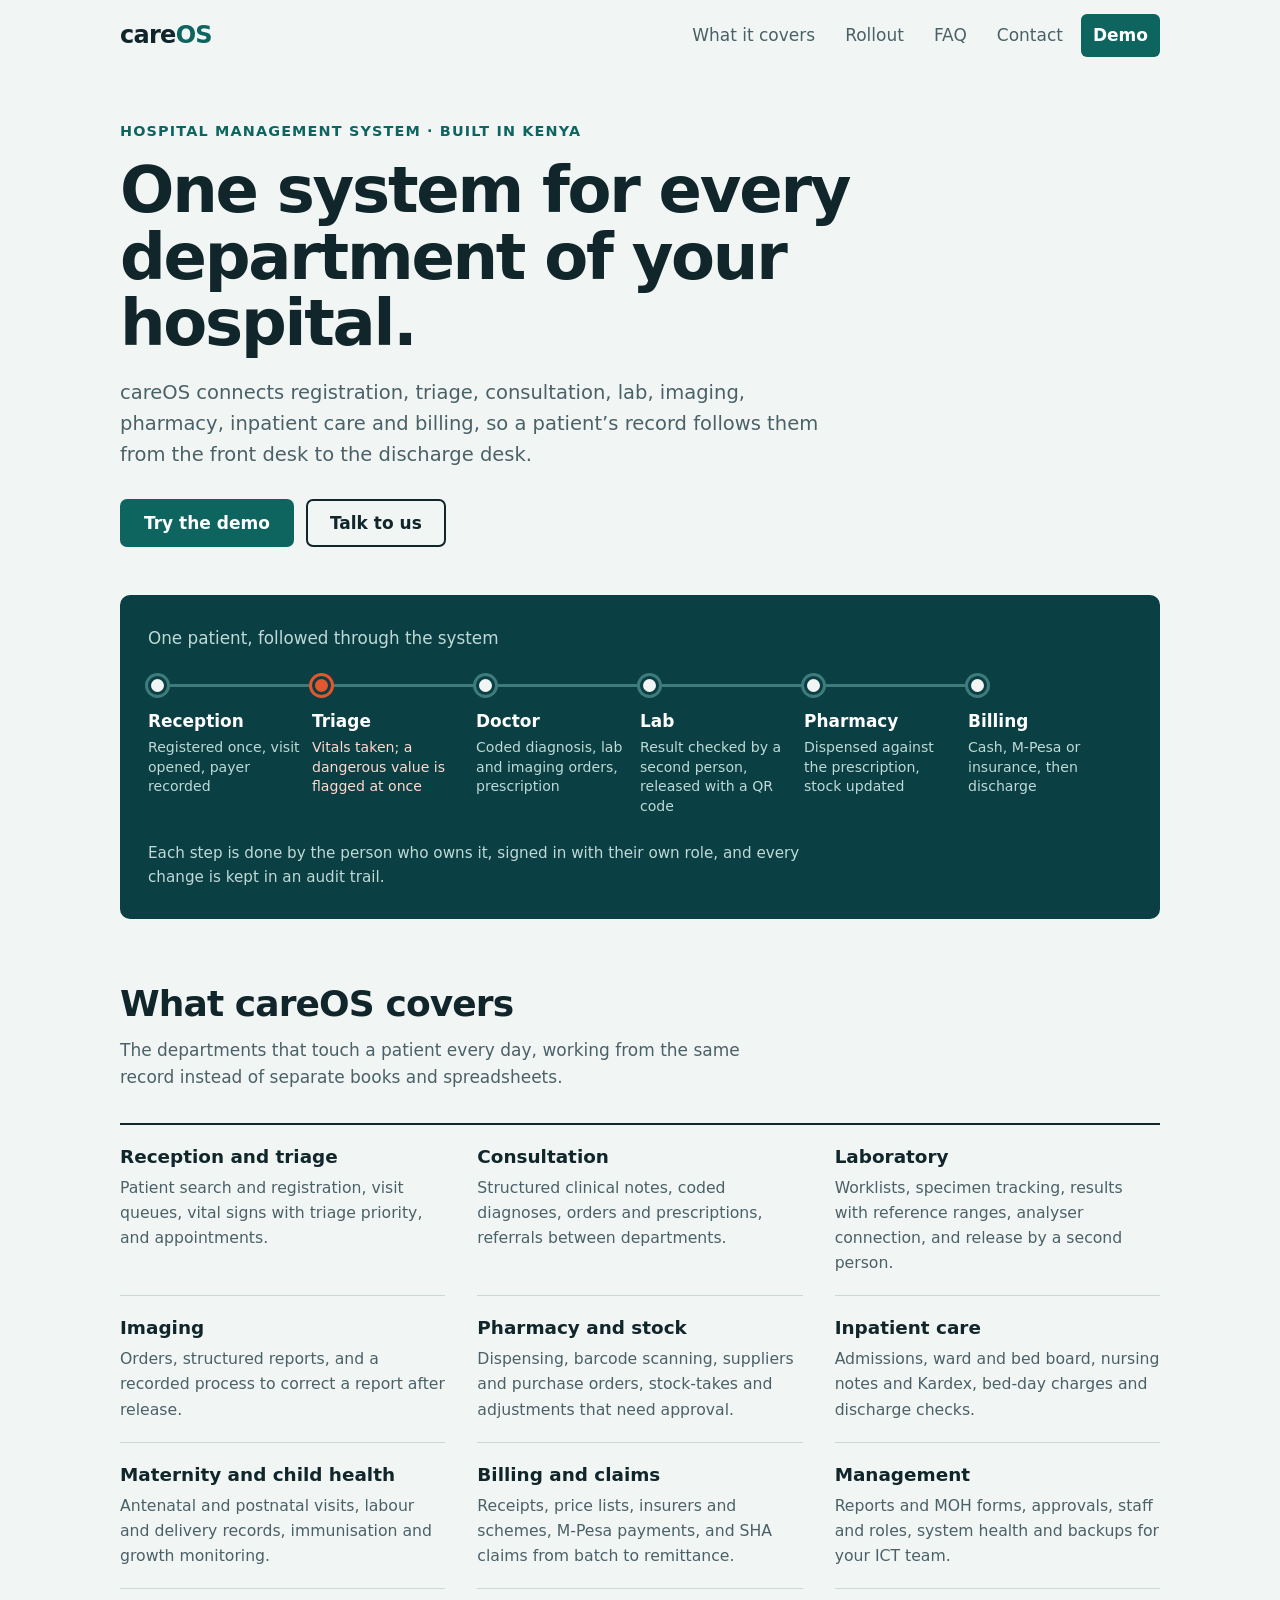
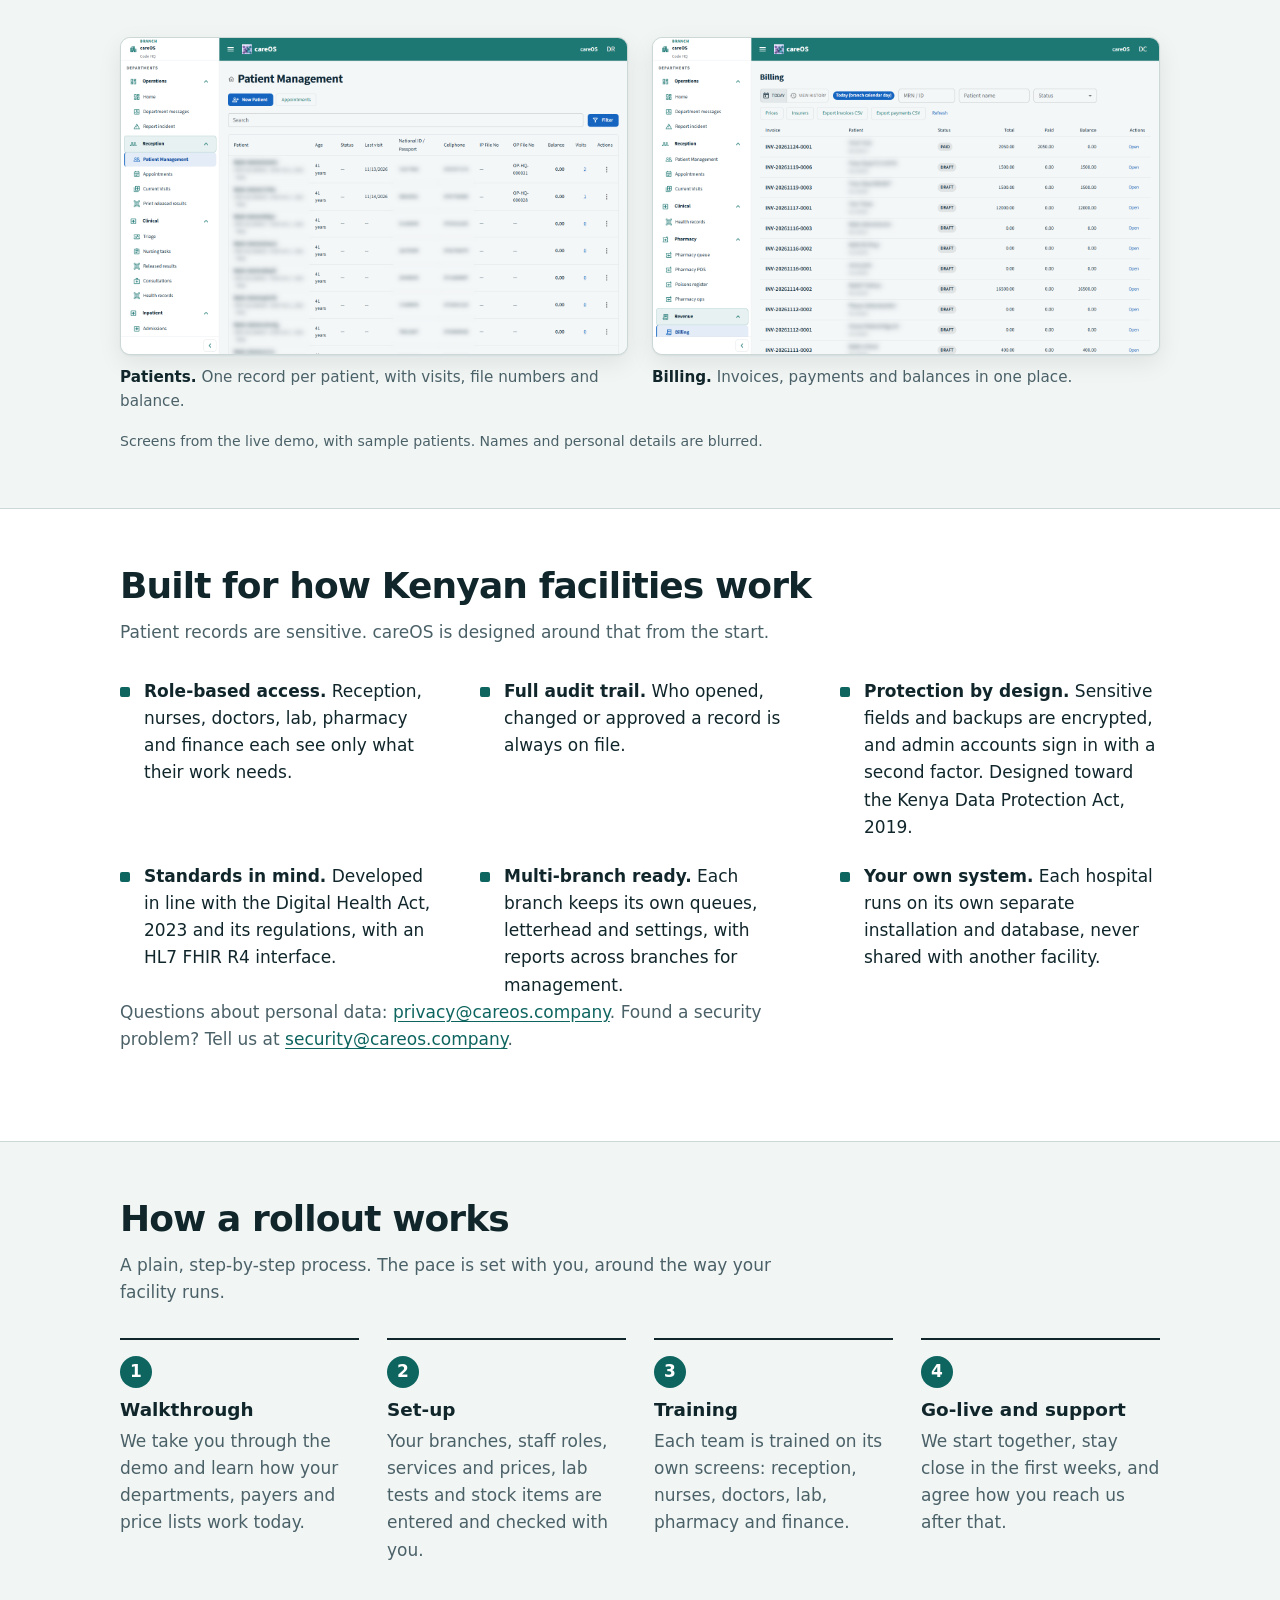
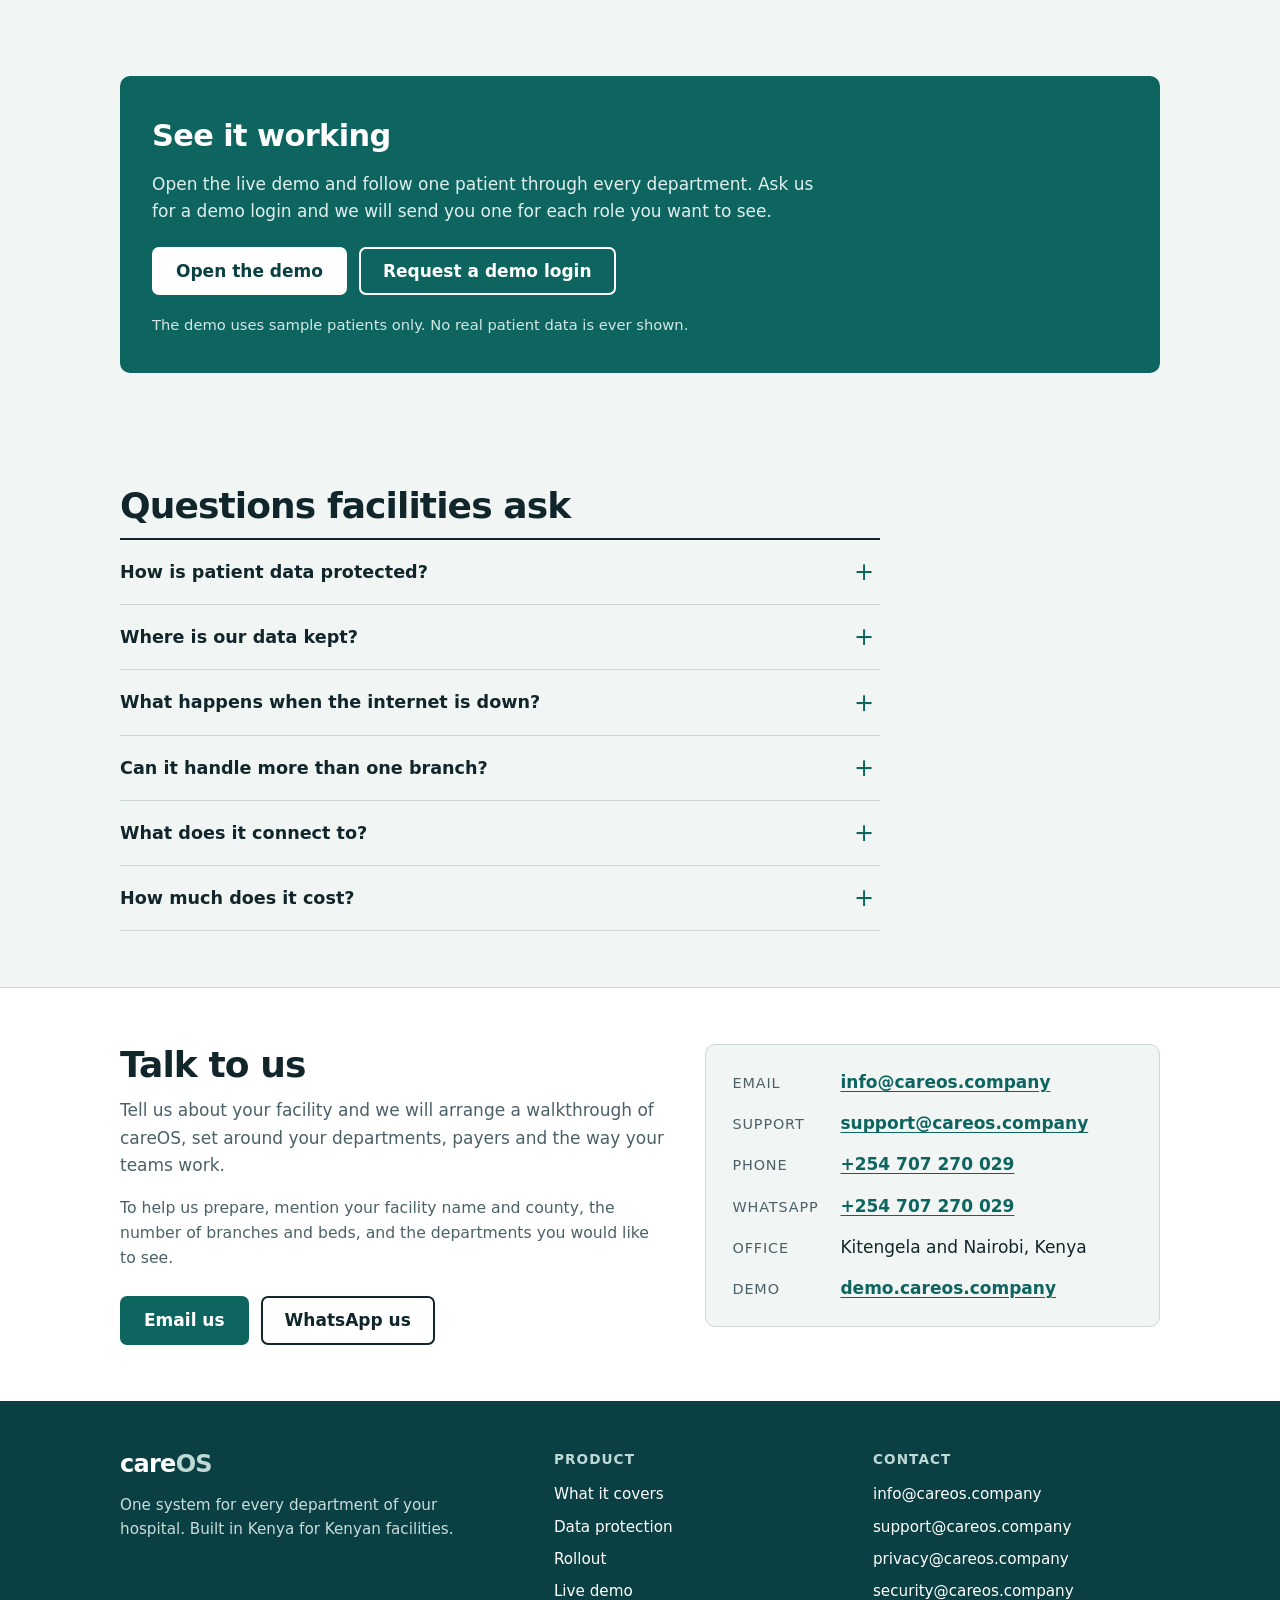
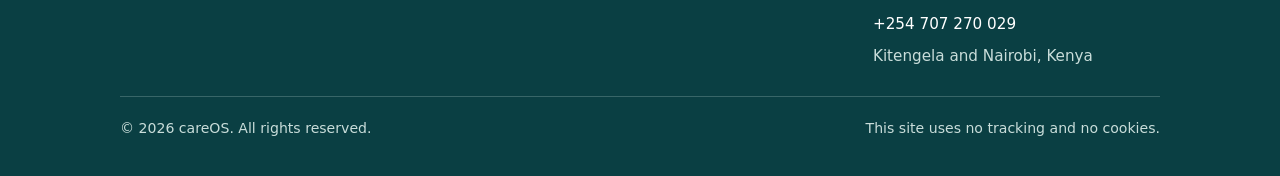
<file: index.html>
<!DOCTYPE html>
<html lang="en-KE">
<head>
<meta charset="utf-8">
<meta name="viewport" content="width=device-width, initial-scale=1">
<title>careOS · One system for every department of your hospital</title>
<meta name="description" content="careOS connects registration, triage, consultation, lab, imaging, pharmacy, inpatient care and billing in one hospital system built in Kenya for Kenyan facilities.">
<link rel="canonical" href="https://careos.company/">
<meta name="theme-color" content="#0A3F43">
<link rel="icon" href="favicon.svg" type="image/svg+xml">
<link rel="stylesheet" href="styles.css">

<meta property="og:type" content="website">
<meta property="og:site_name" content="careOS">
<meta property="og:title" content="careOS · One system for every department of your hospital">
<meta property="og:description" content="Registration to discharge on one patient record: triage, consultation, lab, imaging, pharmacy, inpatient care and billing. Built in Kenya.">
<meta property="og:url" content="https://careos.company/">
<meta property="og:image" content="https://careos.company/og-image.png">
<meta property="og:image:width" content="1200">
<meta property="og:image:height" content="630">
<meta property="og:image:alt" content="careOS: one patient followed from reception to billing">
<meta name="twitter:card" content="summary_large_image">
<meta name="twitter:title" content="careOS · One system for every department of your hospital">
<meta name="twitter:description" content="Registration to discharge on one patient record. Built in Kenya.">
<meta name="twitter:image" content="https://careos.company/og-image.png">
<script type="application/ld+json">
{
  "@context": "https://schema.org",
  "@type": "Organization",
  "name": "careOS",
  "url": "https://careos.company/",
  "logo": "https://careos.company/favicon.svg",
  "email": "info@careos.company",
  "telephone": "+254707270029",
  "address": { "@type": "PostalAddress", "addressLocality": "Kitengela", "addressCountry": "KE" },
  "areaServed": "KE",
  "description": "careOS is a hospital management system built in Kenya: registration, triage, consultation, lab, imaging, pharmacy, inpatient care and billing on one patient record."
}
</script>
</head>
<body>
<a class="skip" href="#main">Skip to content</a>

<header class="site-header">
  <div class="wrap bar">
    <a class="logo" href="./" aria-label="careOS home">care<b>OS</b></a>
    <nav aria-label="Main">
      <ul>
        <li class="wide"><a href="#covers">What it covers</a></li>
        <li class="wide"><a href="#rollout">Rollout</a></li>
        <li class="wide"><a href="#faq">FAQ</a></li>
        <li class="wide"><a href="#contact">Contact</a></li>
        <li><a class="nav-cta" href="#demo">Demo</a></li>
      </ul>
    </nav>
  </div>
</header>

<main id="main">
  <section class="hero" aria-labelledby="hero-title">
    <div class="wrap">
      <p class="eyebrow">Hospital management system · Built in Kenya</p>
      <h1 id="hero-title">One system for every department of your hospital.</h1>
      <p class="lead">careOS connects registration, triage, consultation, lab, imaging, pharmacy, inpatient care and billing, so a patient’s record follows them from the front desk to the discharge desk.</p>
      <div class="btns">
        <a class="btn primary" href="https://demo.careos.company">Try the demo</a>
        <a class="btn ghost" href="#contact">Talk to us</a>
      </div>

      <figure class="journey" aria-labelledby="journey-title">
        <figcaption id="journey-title">One patient, followed through the system</figcaption>
        <ol class="track">
          <li><strong>Reception</strong><span>Registered once, visit opened, payer recorded</span></li>
          <li class="flag"><strong>Triage</strong><span>Vitals taken; a dangerous value is flagged at once</span></li>
          <li><strong>Doctor</strong><span>Coded diagnosis, lab and imaging orders, prescription</span></li>
          <li><strong>Lab</strong><span>Result checked by a second person, released with a QR code</span></li>
          <li><strong>Pharmacy</strong><span>Dispensed against the prescription, stock updated</span></li>
          <li><strong>Billing</strong><span>Cash, M-Pesa or insurance, then discharge</span></li>
        </ol>
        <p class="note">Each step is done by the person who owns it, signed in with their own role, and every change is kept in an audit trail.</p>
      </figure>
    </div>
  </section>

  <section id="covers" aria-labelledby="covers-title">
    <div class="wrap">
      <h2 id="covers-title" class="title">What careOS covers</h2>
      <p class="sub">The departments that touch a patient every day, working from the same record instead of separate books and spreadsheets.</p>
      <div class="mods">
        <article class="mod"><h3>Reception and triage</h3><p>Patient search and registration, visit queues, vital signs with triage priority, and appointments.</p></article>
        <article class="mod"><h3>Consultation</h3><p>Structured clinical notes, coded diagnoses, orders and prescriptions, referrals between departments.</p></article>
        <article class="mod"><h3>Laboratory</h3><p>Worklists, specimen tracking, results with reference ranges, analyser connection, and release by a second person.</p></article>
        <article class="mod"><h3>Imaging</h3><p>Orders, structured reports, and a recorded process to correct a report after release.</p></article>
        <article class="mod"><h3>Pharmacy and stock</h3><p>Dispensing, barcode scanning, suppliers and purchase orders, stock-takes and adjustments that need approval.</p></article>
        <article class="mod"><h3>Inpatient care</h3><p>Admissions, ward and bed board, nursing notes and Kardex, bed-day charges and discharge checks.</p></article>
        <article class="mod"><h3>Maternity and child health</h3><p>Antenatal and postnatal visits, labour and delivery records, immunisation and growth monitoring.</p></article>
        <article class="mod"><h3>Billing and claims</h3><p>Receipts, price lists, insurers and schemes, M-Pesa payments, and SHA claims from batch to remittance.</p></article>
        <article class="mod"><h3>Management</h3><p>Reports and MOH forms, approvals, staff and roles, system health and backups for your ICT team.</p></article>
      </div>
      <div class="shots">
        <figure class="shot"><img src="img/patients.png" width="1440" height="900" loading="lazy" alt="careOS patient list with age, last visit, file numbers, balance and visit count"><figcaption><b>Patients.</b> One record per patient, with visits, file numbers and balance.</figcaption></figure>
        <figure class="shot"><img src="img/billing.png" width="1440" height="900" loading="lazy" alt="careOS billing list of invoices with status, total, paid and balance"><figcaption><b>Billing.</b> Invoices, payments and balances in one place.</figcaption></figure>
      </div>
      <p class="shots-note">Screens from the live demo, with sample patients. Names and personal details are blurred.</p>
    </div>
  </section>

  <section id="trust" class="trust" aria-labelledby="trust-title">
    <div class="wrap">
      <h2 id="trust-title" class="title">Built for how Kenyan facilities work</h2>
      <p class="sub">Patient records are sensitive. careOS is designed around that from the start.</p>
      <ul class="points">
        <li><b>Role-based access.</b> Reception, nurses, doctors, lab, pharmacy and finance each see only what their work needs.</li>
        <li><b>Full audit trail.</b> Who opened, changed or approved a record is always on file.</li>
        <li><b>Protection by design.</b> Sensitive fields and backups are encrypted, and admin accounts sign in with a second factor. Designed toward the Kenya Data Protection Act, 2019.</li>
        <li><b>Standards in mind.</b> Developed in line with the Digital Health Act, 2023 and its regulations, with an HL7 FHIR R4 interface.</li>
        <li><b>Multi-branch ready.</b> Each branch keeps its own queues, letterhead and settings, with reports across branches for management.</li>
        <li><b>Your own system.</b> Each hospital runs on its own separate installation and database, never shared with another facility.</li>
      </ul>
      <p class="sub tight">Questions about personal data: <a href="mailto:privacy@careos.company">privacy@careos.company</a>. Found a security problem? Tell us at <a href="mailto:security@careos.company">security@careos.company</a>.</p>
    </div>
  </section>

  <section id="rollout" aria-labelledby="rollout-title">
    <div class="wrap">
      <h2 id="rollout-title" class="title">How a rollout works</h2>
      <p class="sub">A plain, step-by-step process. The pace is set with you, around the way your facility runs.</p>
      <ol class="steps">
        <li><h3>Walkthrough</h3><p>We take you through the demo and learn how your departments, payers and price lists work today.</p></li>
        <li><h3>Set-up</h3><p>Your branches, staff roles, services and prices, lab tests and stock items are entered and checked with you.</p></li>
        <li><h3>Training</h3><p>Each team is trained on its own screens: reception, nurses, doctors, lab, pharmacy and finance.</p></li>
        <li><h3>Go-live and support</h3><p>We start together, stay close in the first weeks, and agree how you reach us after that.</p></li>
      </ol>
    </div>
  </section>

  <section id="demo" aria-labelledby="demo-title">
    <div class="wrap">
      <div class="demo">
        <h2 id="demo-title">See it working</h2>
        <p>Open the live demo and follow one patient through every department. Ask us for a demo login and we will send you one for each role you want to see.</p>
        <div class="btns">
          <a class="btn light" href="https://demo.careos.company">Open the demo</a>
          <a class="btn outline-light" href="https://wa.me/254707270029?text=Hello%2C%20I%20would%20like%20a%20careOS%20demo%20login">Request a demo login</a>
        </div>
        <p class="small">The demo uses sample patients only. No real patient data is ever shown.</p>
      </div>
    </div>
  </section>

  <section id="faq" aria-labelledby="faq-title">
    <div class="wrap"><div class="narrow">
      <h2 id="faq-title" class="title">Questions facilities ask</h2>
      <details>
        <summary>How is patient data protected?</summary>
        <p>Every user signs in with their own account and role, and sees only what that role needs. Changes to records, and views of sensitive ones, are logged with who and when. Sensitive fields and backups are encrypted, and admin accounts use a second sign-in factor. The system is designed toward the Kenya Data Protection Act, 2019.</p>
      </details>
      <details>
        <summary>Where is our data kept?</summary>
        <p>Each hospital gets its own installation and its own database. It can run on a server at your facility or on a hosted server, and we agree the option with you before set-up.</p>
      </details>
      <details>
        <summary>What happens when the internet is down?</summary>
        <p>When careOS runs on a server inside your facility, departments keep working over the local network. Outside services such as SMS, M-Pesa and insurance claims wait until the connection returns.</p>
      </details>
      <details>
        <summary>Can it handle more than one branch?</summary>
        <p>Yes. Each branch has its own queues, letterhead and settings, staff can be allowed to work in more than one branch, and management sees reports across branches.</p>
      </details>
      <details>
        <summary>What does it connect to?</summary>
        <p>M-Pesa payments, SMS messages to patients, lab analysers (HL7 and ASTM), imaging systems (PACS) and SHA claims. The national health integrations are built against the published DHA specifications and are switched on as each facility completes its own onboarding.</p>
      </details>
      <details>
        <summary>How much does it cost?</summary>
        <p>It depends on the size of your facility, the number of branches and the departments you use. <a href="#contact">Contact us</a> and we will give you a clear quote.</p>
      </details>
    </div></div>
  </section>

  <section id="contact" class="contact" aria-labelledby="contact-title">
    <div class="wrap">
      <div class="contact-grid">
        <div>
          <h2 id="contact-title" class="title">Talk to us</h2>
          <p class="sub">Tell us about your facility and we will arrange a walkthrough of careOS, set around your departments, payers and the way your teams work.</p>
          <p class="sub tight">To help us prepare, mention your facility name and county, the number of branches and beds, and the departments you would like to see.</p>
          <div class="btns">
            <a class="btn primary" href="mailto:info@careos.company?subject=careOS%20walkthrough%20request&amp;body=Facility%20name%3A%0ACounty%3A%0ABranches%20and%20beds%3A%0ADepartments%20of%20interest%3A%0APreferred%20contact%3A%0A">Email us</a>
            <a class="btn ghost" href="https://wa.me/254707270029?text=Hello%2C%20I%20would%20like%20a%20careOS%20walkthrough">WhatsApp us</a>
          </div>
        </div>
        <ul class="contact-list" aria-label="Contact details">
          <li><span>Email</span><a href="mailto:info@careos.company">info@careos.company</a></li>
          <li><span>Support</span><a href="mailto:support@careos.company">support@careos.company</a></li>
          <li><span>Phone</span><a href="tel:+254707270029">+254 707 270 029</a></li>
          <li><span>WhatsApp</span><a href="https://wa.me/254707270029">+254 707 270 029</a></li>
          <li><span>Office</span>Kitengela and Nairobi, Kenya</li>
          <li><span>Demo</span><a href="https://demo.careos.company">demo.careos.company</a></li>
        </ul>
      </div>
    </div>
  </section>
</main>

<footer class="site-footer">
  <div class="wrap">
    <div class="foot-grid">
      <div>
        <a class="logo" href="./" aria-label="careOS home">care<b>OS</b></a>
        <p>One system for every department of your hospital. Built in Kenya for Kenyan facilities.</p>
      </div>
      <nav aria-label="Footer">
        <h2>Product</h2>
        <ul>
          <li><a href="#covers">What it covers</a></li>
          <li><a href="#trust">Data protection</a></li>
          <li><a href="#rollout">Rollout</a></li>
          <li><a href="https://demo.careos.company">Live demo</a></li>
        </ul>
      </nav>
      <div>
        <h2>Contact</h2>
        <ul>
          <li><a href="mailto:info@careos.company">info@careos.company</a></li>
          <li><a href="mailto:support@careos.company">support@careos.company</a></li>
          <li><a href="mailto:privacy@careos.company">privacy@careos.company</a></li>
          <li><a href="mailto:security@careos.company">security@careos.company</a></li>
          <li><a href="tel:+254707270029">+254 707 270 029</a></li>
          <li>Kitengela and Nairobi, Kenya</li>
        </ul>
      </div>
    </div>
    <div class="bar foot-base">
      <span>© 2026 careOS. All rights reserved.</span>
      <span>This site uses no tracking and no cookies.</span>
    </div>
  </div>
</footer>
</body>
</html>
</file>
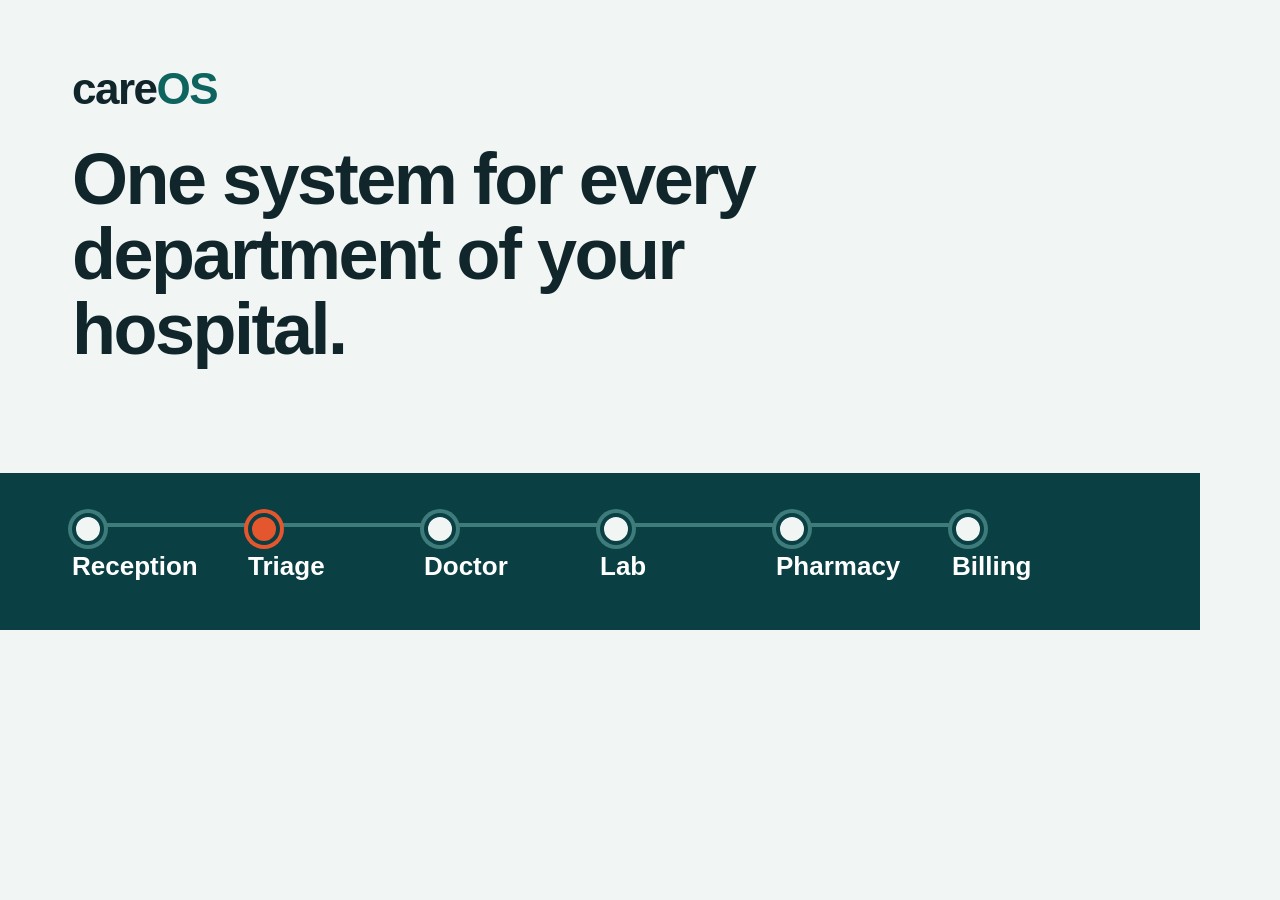
<file: og/og-image.html>
<!DOCTYPE html>
<!-- Source of og-image.png (1200x630). Re-render with og\render.ps1 after editing. Not published as a page. -->
<html lang="en">
<head>
<meta charset="utf-8">
<style>
  html, body { margin: 0; width: 1200px; height: 630px; }
  body {
    background: #F1F5F4; color: #10262B; font-family: "Segoe UI Variable Display", "Segoe UI", Arial, sans-serif;
    display: flex; flex-direction: column; justify-content: space-between; padding: 64px 72px 0; box-sizing: border-box;
  }
  .logo { font-weight: 800; font-size: 44px; letter-spacing: -1.5px; }
  .logo b { color: #0E6560; }
  h1 { font-size: 72px; line-height: 1.04; letter-spacing: -2.5px; margin: 28px 0 0; max-width: 900px; font-weight: 800; }
  .strip { background: #0A3F43; margin: 0 -72px; padding: 40px 72px 48px; color: #fff; }
  ol { list-style: none; margin: 0; padding: 0; display: grid; grid-template-columns: repeat(6, 1fr); }
  li { position: relative; padding-top: 38px; font-size: 26px; font-weight: 600; }
  li::before { content: ""; position: absolute; top: 10px; left: 0; right: 0; height: 4px; background: #3E7C7C; }
  li:last-child::before { right: auto; width: 24px; }
  li::after { content: ""; position: absolute; top: 0; left: 0; width: 24px; height: 24px; border-radius: 50%;
    background: #F1F5F4; border: 4px solid #0A3F43; box-shadow: 0 0 0 4px #3E7C7C; }
  li.flag::after { background: #E4572E; box-shadow: 0 0 0 4px #E4572E; }
</style>
</head>
<body>
  <div>
    <div class="logo">care<b>OS</b></div>
    <h1>One system for every department of your hospital.</h1>
  </div>
  <div class="strip">
    <ol>
      <li>Reception</li><li class="flag">Triage</li><li>Doctor</li><li>Lab</li><li>Pharmacy</li><li>Billing</li>
    </ol>
  </div>
</body>
</html>
</file>
<file: styles.css>
/* careOS site. One stylesheet, system fonts only, no external requests. */
:root {
  --paper: #F1F5F4;
  --ink: #10262B;
  --muted: #4B6168;      /* 5.9:1 on paper */
  --teal: #0E6560;       /* 6.2:1 on paper, white text 6.9:1 */
  --teal-deep: #0A3F43;
  --pale: #BFD9D6;       /* 7.8:1 on teal-deep */
  --line: #CBD8D6;
  --alert: #E4572E;
  --white: #FFFFFF;
  --head: "Segoe UI Variable Display", "Segoe UI", system-ui, -apple-system, "Helvetica Neue", Roboto, Arial, sans-serif;
  --body: "Segoe UI Variable Text", "Segoe UI", system-ui, -apple-system, "Helvetica Neue", Roboto, Arial, sans-serif;
  --radius: 10px;
}

*, *::before, *::after { box-sizing: border-box; }
html { scroll-behavior: smooth; -webkit-text-size-adjust: 100%; }
body {
  margin: 0;
  background: var(--paper);
  color: var(--ink);
  font-family: var(--body);
  font-size: 1.0625rem;
  line-height: 1.6;
}
img { max-width: 100%; height: auto; }
a { color: var(--teal); text-underline-offset: 3px; }
a:hover { color: var(--teal-deep); }
:focus-visible { outline: 3px solid var(--alert); outline-offset: 3px; border-radius: 3px; }
[id] { scroll-margin-top: 80px; }

.wrap { max-width: 1080px; margin: 0 auto; padding: 0 20px; }
.narrow { max-width: 760px; }
.bar { display: flex; align-items: center; justify-content: space-between; gap: 16px; flex-wrap: wrap; }

.skip {
  position: absolute; left: 12px; top: -60px; z-index: 20;
  background: var(--ink); color: var(--white); padding: 10px 16px; border-radius: 6px;
}
.skip:focus { top: 12px; color: var(--white); }

/* Header */
.site-header {
  position: sticky; top: 0; z-index: 10;
  background: rgba(241, 245, 244, .94);
  border-bottom: 1px solid transparent;
  backdrop-filter: saturate(1.2) blur(6px);
}
.site-header .bar { padding-top: 14px; padding-bottom: 14px; }
.logo {
  font-family: var(--head); font-weight: 800; font-size: 1.5rem; letter-spacing: -.03em;
  color: var(--ink); text-decoration: none;
}
.logo b { color: var(--teal); }
nav ul { list-style: none; margin: 0; padding: 0; display: flex; align-items: center; gap: 6px; }
nav a {
  display: inline-block; padding: 8px 12px; border-radius: 6px;
  color: var(--muted); text-decoration: none; font-weight: 500;
}
nav a:hover { color: var(--ink); background: rgba(16, 38, 43, .06); }
nav .nav-cta { background: var(--teal); color: var(--white); font-weight: 600; }
nav .nav-cta:hover { background: var(--teal-deep); color: var(--white); }

/* Buttons: at least 44px tall for thumbs */
.btns { display: flex; flex-wrap: wrap; gap: 12px; }
.btn {
  display: inline-flex; align-items: center; justify-content: center; min-height: 48px;
  padding: 12px 22px; border-radius: 7px; border: 2px solid transparent;
  font-weight: 600; text-decoration: none; line-height: 1.2;
}
.btn.primary { background: var(--teal); color: var(--white); }
.btn.primary:hover { background: var(--teal-deep); color: var(--white); }
.btn.ghost { border-color: var(--ink); color: var(--ink); }
.btn.ghost:hover { background: var(--ink); color: var(--white); }
.btn.light { background: var(--white); color: var(--teal-deep); }
.btn.light:hover { background: var(--paper); color: var(--teal-deep); }
.btn.outline-light { border-color: var(--white); color: var(--white); }
.btn.outline-light:hover { background: rgba(255, 255, 255, .12); color: var(--white); }

/* Hero */
.hero { padding: 48px 0 24px; }
h1 {
  font-family: var(--head); font-weight: 800;
  font-size: clamp(2.1rem, 5.6vw, 4rem); line-height: 1.04; letter-spacing: -.035em;
  margin: 0 0 20px; max-width: 17ch;
}
.lead { font-size: clamp(1.08rem, 2.2vw, 1.22rem); color: var(--muted); max-width: 58ch; margin: 0 0 28px; }

/* Patient journey: the one memorable element */
.journey {
  margin: 48px 0 0; background: var(--teal-deep); color: var(--white);
  border-radius: var(--radius); padding: 30px 28px;
}
.journey figcaption { font-family: var(--head); font-size: 1.05rem; font-weight: 500; color: var(--pale); margin: 0 0 24px; }
.track { list-style: none; margin: 0; padding: 0; display: grid; grid-template-columns: repeat(6, 1fr); }
.track li { position: relative; padding: 32px 12px 0 0; font-size: .95rem; }
.track li::before { /* the line between stops */
  content: ""; position: absolute; top: 8px; left: 0; right: 0; height: 3px; background: #3E7C7C;
}
.track li:last-child::before { right: auto; width: 19px; }
.track li::after { /* the stop */
  content: ""; position: absolute; top: 0; left: 0; width: 19px; height: 19px; border-radius: 50%;
  background: var(--paper); border: 3px solid var(--teal-deep); box-shadow: 0 0 0 3px #3E7C7C;
}
.track li.flag::after { background: var(--alert); box-shadow: 0 0 0 3px var(--alert); animation: pulse 2.4s ease-out infinite; }
.track strong { display: block; font-family: var(--head); font-size: 1.06rem; }
.track span { display: block; color: var(--pale); font-size: .88rem; line-height: 1.4; margin-top: 3px; }
.track li.flag span { color: #FFD9CD; }
.note { margin: 24px 0 0; color: var(--pale); font-size: .95rem; max-width: 70ch; }
@keyframes pulse {
  0% { box-shadow: 0 0 0 3px var(--alert), 0 0 0 3px rgba(228, 87, 46, .55); }
  70% { box-shadow: 0 0 0 3px var(--alert), 0 0 0 14px rgba(228, 87, 46, 0); }
  100% { box-shadow: 0 0 0 3px var(--alert), 0 0 0 14px rgba(228, 87, 46, 0); }
}

/* Sections */
section { padding: 56px 0; }
.hero + section { padding-top: 40px; }
.title {
  font-family: var(--head); font-weight: 700; font-size: clamp(1.6rem, 3.2vw, 2.25rem);
  letter-spacing: -.025em; line-height: 1.15; margin: 0 0 12px;
}
.sub { color: var(--muted); max-width: 62ch; margin: 0 0 32px; }
h3 { font-family: var(--head); font-size: 1.15rem; line-height: 1.3; margin: 0 0 6px; }

.mods { display: grid; grid-template-columns: repeat(auto-fit, minmax(260px, 1fr)); column-gap: 32px; border-top: 2px solid var(--ink); }
.mod { padding: 20px 0; border-bottom: 1px solid var(--line); }
.mod p { margin: 0; color: var(--muted); font-size: .98rem; }

.shots { display: grid; grid-template-columns: 1fr 1fr; gap: 28px 24px; margin-top: 48px; }
.shot { margin: 0; }
.shot.wide-shot { grid-column: 1 / -1; }
.shot img { display: block; width: 100%; border: 1px solid var(--line); border-radius: var(--radius);
  box-shadow: 0 1px 2px rgba(16, 38, 43, .06), 0 8px 24px rgba(16, 38, 43, .08); background: var(--white); }
.shot figcaption { margin-top: 10px; color: var(--muted); font-size: .95rem; }
.shot figcaption b { color: var(--ink); }
.shots-note { margin: 16px 0 0; color: var(--muted); font-size: .88rem; }
@media (max-width: 760px) { .shots { grid-template-columns: 1fr; } }

.trust { background: var(--white); border-top: 1px solid var(--line); border-bottom: 1px solid var(--line); }
.points { margin: 0; padding: 0; list-style: none; display: grid; grid-template-columns: repeat(auto-fit, minmax(290px, 1fr)); gap: 22px 40px; }
.points li { position: relative; padding-left: 24px; }
.points li::before { content: ""; position: absolute; left: 0; top: .55em; width: 10px; height: 10px; background: var(--teal); border-radius: 2px; }
.points b { font-family: var(--head); }

.steps { list-style: none; margin: 0; padding: 0; counter-reset: step; display: grid; grid-template-columns: repeat(auto-fit, minmax(220px, 1fr)); gap: 28px; }
.steps li { counter-increment: step; border-top: 2px solid var(--ink); padding-top: 16px; }
.steps li::before {
  content: counter(step); display: inline-grid; place-items: center; width: 32px; height: 32px; margin-bottom: 10px;
  border-radius: 50%; background: var(--teal); color: var(--white); font-weight: 700; font-family: var(--head);
}
.steps p { margin: 0; color: var(--muted); }

.demo { background: var(--teal); color: var(--white); border-radius: var(--radius); padding: 36px 32px; }
.demo h2 { font-family: var(--head); font-size: clamp(1.5rem, 3vw, 1.9rem); letter-spacing: -.02em; margin: 0 0 10px; }
.demo p { margin: 0 0 22px; max-width: 62ch; color: #E1F0EE; }
.demo .small { margin: 18px 0 0; font-size: .92rem; color: #D2E8E5; }

details { border-bottom: 1px solid var(--line); }
details:first-of-type { border-top: 2px solid var(--ink); }
summary {
  cursor: pointer; list-style: none; padding: 18px 40px 18px 0; position: relative;
  font-family: var(--head); font-weight: 600; font-size: 1.1rem;
}
summary::-webkit-details-marker { display: none; }
summary::after {
  content: "+"; position: absolute; right: 6px; top: 50%; transform: translateY(-50%);
  font-size: 1.5rem; font-weight: 400; color: var(--teal);
}
details[open] summary::after { content: "−"; }
details p { margin: 0 0 20px; color: var(--muted); max-width: 66ch; }

.contact { background: var(--white); border-top: 1px solid var(--line); }
.contact-grid { display: grid; grid-template-columns: 1.2fr 1fr; gap: 40px; align-items: start; }
.contact .sub { margin-bottom: 16px; }
.contact .sub.tight { font-size: .98rem; margin-bottom: 26px; }
.contact-list {
  list-style: none; margin: 0; padding: 24px 26px; display: grid; gap: 14px;
  background: var(--paper); border: 1px solid var(--line); border-radius: var(--radius);
}
.contact-list li { display: grid; grid-template-columns: 96px 1fr; gap: 12px; align-items: baseline; }
.contact-list span { color: var(--muted); font-size: .9rem; text-transform: uppercase; letter-spacing: .06em; }
.contact-list a { font-weight: 600; overflow-wrap: anywhere; }

.eyebrow {
  margin: 0 0 14px; color: var(--teal); font-family: var(--head); font-weight: 600;
  font-size: .9rem; letter-spacing: .08em; text-transform: uppercase;
}

.site-footer { padding: 44px 0 36px; color: #C9DDDA; font-size: .95rem; background: var(--teal-deep); }
.site-footer a { color: var(--white); text-decoration: none; }
.site-footer a:hover { text-decoration: underline; color: var(--white); }
.site-footer .logo { color: var(--white); }
.site-footer .logo b { color: var(--pale); }
.foot-grid { display: grid; grid-template-columns: 1.4fr 1fr 1fr; gap: 32px; padding-bottom: 28px; }
.foot-grid p { margin: 10px 0 0; max-width: 36ch; }
.foot-grid h2 {
  margin: 4px 0 12px; font-family: var(--head); font-size: .85rem; font-weight: 600;
  letter-spacing: .08em; text-transform: uppercase; color: var(--pale);
}
.foot-grid ul { list-style: none; margin: 0; padding: 0; display: grid; gap: 8px; }
.foot-grid nav a { padding: 0; border-radius: 0; color: var(--white); font-weight: 400; display: inline; }
.foot-grid nav a:hover { background: none; }
.foot-base { border-top: 1px solid rgba(191, 217, 214, .25); padding-top: 20px; font-size: .88rem; }

/* 404 */
.notfound { min-height: 60vh; display: grid; align-content: center; }

/* Phones */
@media (max-width: 760px) {
  nav .wide { display: none; }
  .hero { padding-top: 28px; }
  .journey { padding: 24px 20px; margin-top: 36px; }
  .track { grid-template-columns: 1fr; gap: 18px; }
  .track li { padding: 0 0 0 36px; }
  .track li::before { top: 19px; bottom: -18px; left: 8px; right: auto; width: 3px; height: auto; }
  .track li:last-child::before { display: none; }
  .track li::after { top: 2px; }
  .btns .btn { flex: 1 1 100%; }
  .demo { padding: 28px 20px; }
  .contact-grid { grid-template-columns: 1fr; gap: 28px; }
  .contact-list { padding: 20px; }
  .contact-list li { grid-template-columns: 1fr; gap: 0; }
  .foot-grid { grid-template-columns: 1fr; gap: 24px; }
}

@media (prefers-reduced-motion: reduce) {
  html { scroll-behavior: auto; }
  .track li.flag::after { animation: none; }
}
</file>
